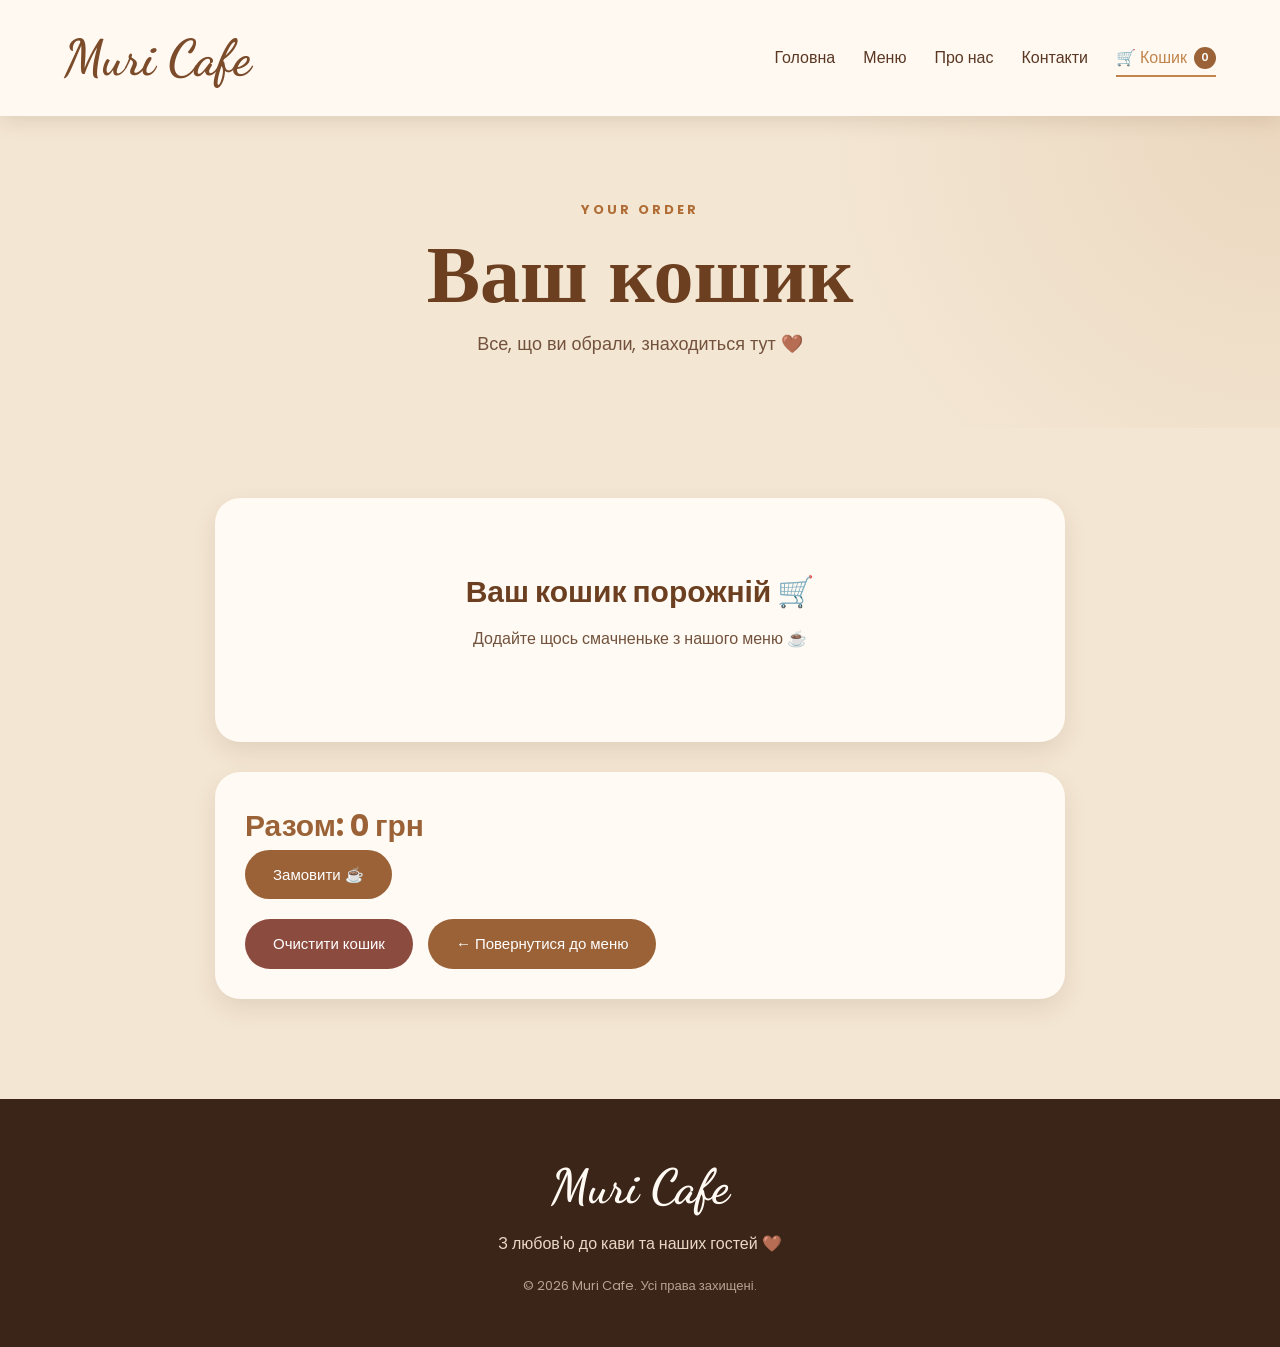
<file: cart.html>
<!DOCTYPE html>
<html lang="uk">

<head>

    <meta charset="UTF-8">
    <meta name="viewport" content="width=device-width, initial-scale=1.0">

    <title>Muri Cafe — Кошик</title>

    <link rel="preconnect" href="https://fonts.googleapis.com">
    <link rel="preconnect" href="https://fonts.gstatic.com" crossorigin>

    <link href="https://fonts.googleapis.com/css2?family=Dancing+Script:wght@600;700&family=Poppins:wght@300;400;500;600;700&display=swap" rel="stylesheet">

    <link rel="stylesheet" href="style.css">

</head>

<body>

<header>

    <div class="container">

        <a href="index.html" class="logo">
            Muri Cafe
        </a>

        <button class="menu-toggle" id="menu-toggle" type="button">
            ☰
        </button>

        <nav>

            <ul id="nav-menu">

                <li>
                    <a href="index.html">
                        Головна
                    </a>
                </li>

                <li>
                    <a href="menu.html">
                        Меню
                    </a>
                </li>

                <li>
                    <a href="about.html">
                        Про нас
                    </a>
                </li>

                <li>
                    <a href="contacts.html">
                        Контакти
                    </a>
                </li>

                <li>
                    <a href="cart.html" class="active cart-link">
                        🛒 Кошик
                        <span id="cart-count">0</span>
                    </a>
                </li>

            </ul>

        </nav>

    </div>

</header>


<main>

    <section class="page-header">

        <div class="container">

            <span>
                YOUR ORDER
            </span>

            <h1>
                Ваш кошик
            </h1>

            <p>
                Все, що ви обрали, знаходиться тут 🤎
            </p>

        </div>

    </section>


    <section class="cart-section">

        <div class="container">

            <div class="cart">

                <div id="cart-items">
                </div>


                <div class="cart-summary">

                    <h2 id="total">
                        Разом: 0 грн
                    </h2>
                    
                    <button class="order-btn" onclick="placeOrder()">
    Замовити ☕
</button>

                    <div class="cart-buttons">

                        <button
                            onclick="clearCart()"
                            class="btn-danger"
                        >
                            Очистити кошик
                        </button>

                        <a
                            href="menu.html"
                            class="btn"
                        >
                            ← Повернутися до меню
                        </a>

                    </div>

                </div>

            </div>

        </div>

    </section>

</main>


<footer>

    <div class="container">

        <h2>
            Muri Cafe
        </h2>

        <p>
            З любов'ю до кави та наших гостей 🤎
        </p>

        <p class="copyright">
            © 2026 Muri Cafe. Усі права захищені.
        </p>

    </div>

</footer>


<script src="script.js"></script>

</body>
</html>
</file>
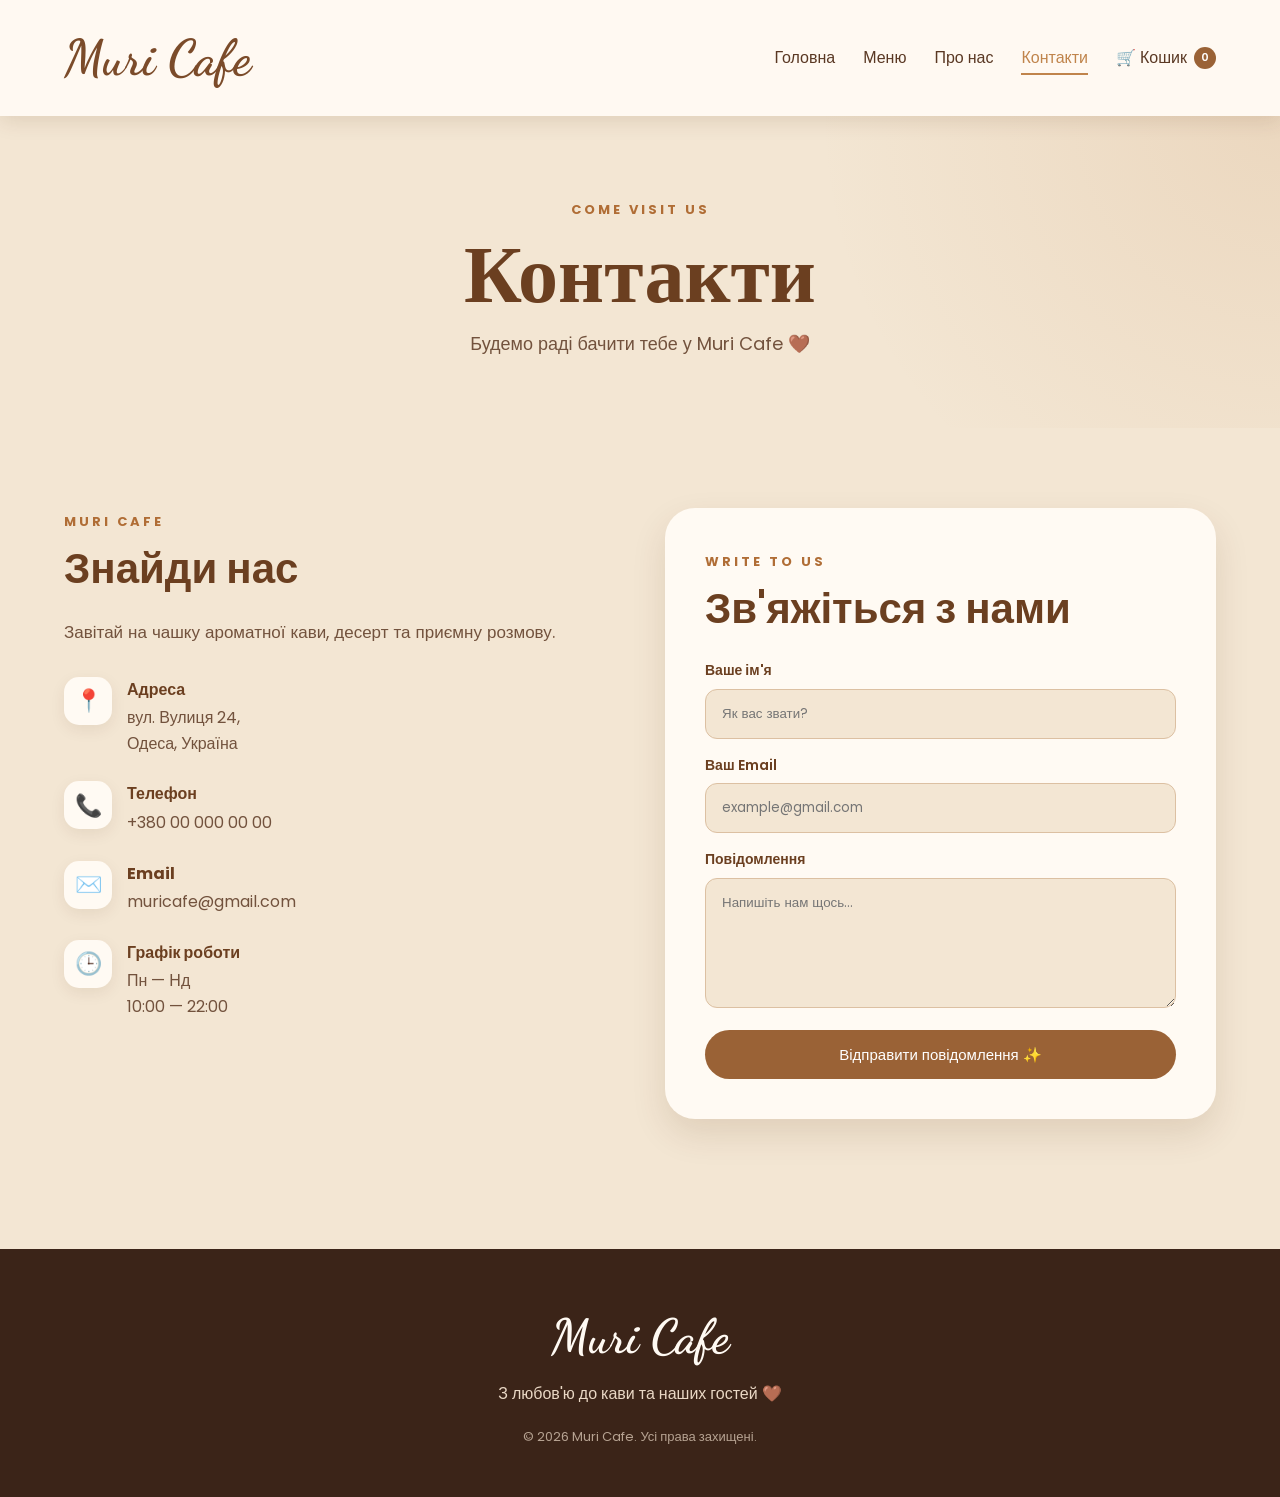
<file: contscts.html>
<!DOCTYPE html>
<html lang="uk">

<head>

    <meta charset="UTF-8">
    <meta name="viewport" content="width=device-width, initial-scale=1.0">

    <title>Muri Cafe — Контакти</title>

    <link rel="preconnect" href="https://fonts.googleapis.com">
    <link rel="preconnect" href="https://fonts.gstatic.com" crossorigin>

    <link href="https://fonts.googleapis.com/css2?family=Dancing+Script:wght@600;700&family=Poppins:wght@300;400;500;600;700&display=swap" rel="stylesheet">

    <link rel="stylesheet" href="style.css">

</head>

<body>

<header>

    <div class="container">

        <a href="index.html" class="logo">
            Muri Cafe
        </a>

        <button class="menu-toggle" id="menu-toggle" type="button">
            ☰
        </button>

        <nav>

            <ul id="nav-menu">

                <li>
                    <a href="index.html">
                        Головна
                    </a>
                </li>

                <li>
                    <a href="menu.html">
                        Меню
                    </a>
                </li>

                <li>
                    <a href="about.html">
                        Про нас
                    </a>
                </li>

                <li>
                    <a href="contacts.html" class="active">
                        Контакти
                    </a>
                </li>

                <li>
                    <a href="cart.html" class="cart-link">
                        🛒 Кошик
                        <span id="cart-count">0</span>
                    </a>
                </li>

            </ul>

        </nav>

    </div>

</header>


<main>

    <section class="page-header">

        <div class="container">

            <span>
                COME VISIT US
            </span>

            <h1>
                Контакти
            </h1>

            <p>
                Будемо раді бачити тебе у Muri Cafe 🤎
            </p>

        </div>

    </section>


    <section class="contacts-section">

        <div class="container">

            <div class="contacts-grid">


                <div class="contact-info">

                    <span class="small-title">
                        MURI CAFE
                    </span>

                    <h2>
                        Знайди нас
                    </h2>

                    <p>
                        Завітай на чашку ароматної кави,
                        десерт та приємну розмову.
                    </p>


                    <div class="contact-item">

                        <div class="contact-icon">
                            📍
                        </div>

                        <div>

                            <strong>
                                Адреса
                            </strong>

                            <p>
                                вул. Вулиця 24,<br>
                                Одеса, Україна
                            </p>

                        </div>

                    </div>


                    <div class="contact-item">

                        <div class="contact-icon">
                            📞
                        </div>

                        <div>

                            <strong>
                                Телефон
                            </strong>

                            <p>
                                +380 00 000 00 00
                            </p>

                        </div>

                    </div>


                    <div class="contact-item">

                        <div class="contact-icon">
                            ✉️
                        </div>

                        <div>

                            <strong>
                                Email
                            </strong>

                            <p>
                                muricafe@gmail.com
                            </p>

                        </div>

                    </div>


                    <div class="contact-item">

                        <div class="contact-icon">
                            🕒
                        </div>

                        <div>

                            <strong>
                                Графік роботи
                            </strong>

                            <p>
                                Пн — Нд<br>
                                10:00 — 22:00
                            </p>

                        </div>

                    </div>

                </div>


                <div class="contact-form-box">

                    <span class="small-title">
                        WRITE TO US
                    </span>

                    <h2>
                        Зв'яжіться з нами
                    </h2>

                    <form id="contact-form">

                        <label for="name">
                            Ваше ім'я
                        </label>

                        <input
                            id="name"
                            type="text"
                            placeholder="Як вас звати?"
                            required
                        >


                        <label for="email">
                            Ваш Email
                        </label>

                        <input
                            id="email"
                            type="email"
                            placeholder="example@gmail.com"
                            required
                        >


                        <label for="message">
                            Повідомлення
                        </label>

                        <textarea
                            id="message"
                            placeholder="Напишіть нам щось..."
                            required
                        ></textarea>


                        <button type="submit">
                            Відправити повідомлення ✨
                        </button>

                    </form>

                </div>


            </div>

        </div>

    </section>

</main>


<footer>

    <div class="container">

        <h2>
            Muri Cafe
        </h2>

        <p>
            З любов'ю до кави та наших гостей 🤎
        </p>

        <p class="copyright">
            © 2026 Muri Cafe. Усі права захищені.
        </p>

    </div>

</footer>


<script src="script.js"></script>

</body>
</html>
</file>
<file: style.css>
* {
    margin: 0;
    padding: 0;
    box-sizing: border-box;
}


html {
    scroll-behavior: smooth;
}


body {
    font-family: 'Poppins', sans-serif;
    background: #f3e6d3;
    color: #3b2418;
    line-height: 1.6;
}


img {
    max-width: 100%;
}


button,
input,
textarea {
    font-family: inherit;
}



.container {
    width: 90%;
    max-width: 1200px;
    margin: 0 auto;
}



header {
    background: rgba(255, 250, 243, 0.96);
    padding: 18px 0;
    box-shadow: 0 5px 20px rgba(80, 40, 10, 0.12);

    position: sticky;
    top: 0;
    z-index: 1000;

    backdrop-filter: blur(10px);
}


header .container {
    display: flex;
    justify-content: space-between;
    align-items: center;
}


.logo {
    font-family: 'Dancing Script', cursive;
    font-size: 50px;
    font-weight: 700;
    color: #7b4b2a;
    text-decoration: none;
    transition: .3s;
}


.logo:hover {
    transform: scale(1.04);
}


nav ul {
    display: flex;
    align-items: center;
    gap: 28px;
    list-style: none;
}


nav a {
    position: relative;

    color: #5a3824;
    text-decoration: none;

    font-size: 16px;
    font-weight: 500;

    transition: .3s;
}


nav a::after {
    content: "";

    position: absolute;

    left: 0;
    bottom: -6px;

    width: 0;
    height: 2px;

    background: #c0844c;

    transition: .3s;
}


nav a:hover,
nav a.active {
    color: #c0844c;
}


nav a:hover::after,
nav a.active::after {
    width: 100%;
}


.cart-link {
    display: flex;
    align-items: center;
    gap: 7px;
}


#cart-count {
    display: inline-flex;

    align-items: center;
    justify-content: center;

    min-width: 22px;
    height: 22px;

    padding: 2px 6px;

    background: #9a6236;
    color: white;

    border-radius: 50%;

    font-size: 11px;
    font-weight: 600;
}


.menu-toggle {
    display: none;

    background: #9a6236;
    color: white;

    border: none;
    border-radius: 10px;

    padding: 8px 12px;

    font-size: 22px;

    cursor: pointer;
}


.menu-toggle:hover {
    background: #6b3f20;
}



.btn,
button {
    display: inline-block;

    background: #9a6236;
    color: white;

    border: none;

    padding: 13px 28px;

    border-radius: 30px;

    text-decoration: none;

    cursor: pointer;

    font-size: 15px;
    font-weight: 500;

    transition: .3s;
}


.btn:hover,
button:hover {
    background: #6b3f20;

    transform: translateY(-3px);

    box-shadow:
        0 8px 20px rgba(107, 63, 32, .2);
}


.btn-light {
    background: rgba(255, 250, 243, .8);
    color: #6b3f20;

    border: 1px solid #9a6236;
}


.btn-light:hover {
    background: #fffaf3;
    color: #6b3f20;
}


.btn-danger {
    background: #8c4b3f;
}


.btn-danger:hover {
    background: #71362d;
}



.page-header {
    padding: 80px 0 70px;

    text-align: center;

    background:
        radial-gradient(
            circle at top right,
            rgba(192, 132, 76, .15),
            transparent 35%
        );
}


.page-header span {
    color: #b06d35;

    font-size: 13px;

    font-weight: 700;

    letter-spacing: 3px;
}


.page-header h1 {
    font-family: 'Dancing Script', cursive;

    color: #6b3f20;

    font-size: clamp(55px, 8vw, 80px);

    line-height: 1.1;

    margin: 10px 0;
}


.page-header p {
    color: #72523d;

    font-size: 18px;
}


section {
    padding: 70px 0;
}


.section-heading {
    text-align: center;

    max-width: 700px;

    margin: 0 auto 50px;
}


.section-heading span,
.small-title {
    color: #b06d35;

    font-size: 13px;

    font-weight: 700;

    letter-spacing: 3px;
}


.section-heading h2 {
    color: #6b3f20;

    font-size: 42px;

    margin: 8px 0;
}


.section-heading p {
    color: #72523d;

    font-size: 17px;
}



.cards,
.menu-container,
.features {
    display: grid;

    grid-template-columns:
        repeat(auto-fit, minmax(250px, 1fr));

    gap: 30px;
}


.card,
.feature {
    background: #fffaf3;

    padding: 22px;

    border-radius: 25px;

    box-shadow:
        0 10px 30px rgba(80, 40, 10, .10);

    transition: .35s;

    overflow: hidden;
}


.card:hover,
.feature:hover {
    transform: translateY(-8px);

    box-shadow:
        0 18px 40px rgba(80, 40, 10, .16);
}


.photo {
    width: 100%;
    height: 220px;

    overflow: hidden;

    border-radius: 18px;

    margin-bottom: 20px;

    background: #dcc0a2;
}


.photo img {
    width: 100%;
    height: 100%;

    object-fit: cover;

    display: block;

    transition: .5s;
}


.card:hover .photo img {
    transform: scale(1.07);
}


.card h3,
.feature h3 {
    color: #7b4b2a;

    font-size: 22px;

    margin-bottom: 10px;
}


.card p,
.feature p {
    color: #72523d;

    font-size: 15px;

    margin-bottom: 15px;
}


.price {
    color: #b06d35;

    font-size: 22px;

    font-weight: 700;

    margin: 15px 0;
}



.feature {
    text-align: center;

    padding: 35px 25px;
}


.feature-icon {
    font-size: 42px;

    margin-bottom: 15px;
}



.card button {
    width: 100%;
}


.about-page {
    padding: 90px 0;
}


.about-content {
    display: grid;

    grid-template-columns:
        1.5fr 1fr;

    gap: 60px;

    align-items: center;
}


.about-text h2,
.contact-info h2,
.contact-form-box h2 {
    color: #6b3f20;

    font-size: 42px;

    line-height: 1.2;

    margin: 10px 0 25px;
}


.about-text p {
    color: #72523d;

    font-size: 17px;

    margin-bottom: 20px;
}


.about-quote {
    background: #fffaf3;

    padding: 45px 35px;

    border-radius: 30px;

    text-align: center;

    box-shadow:
        0 15px 35px rgba(80, 40, 10, .12);
}


.quote-icon {
    font-size: 50px;

    margin-bottom: 20px;
}


.about-quote p {
    font-family: 'Dancing Script', cursive;

    font-size: 32px;

    color: #7b4b2a;
}


.values {
    padding-bottom: 100px;
}


.contacts-section {
    padding: 80px 0 100px;
}


.contacts-grid {
    display: grid;

    grid-template-columns:
        1fr 1fr;

    gap: 50px;

    align-items: start;
}


.contact-info > p {
    color: #72523d;

    font-size: 17px;

    margin-bottom: 30px;
}


.contact-item {
    display: flex;

    align-items: flex-start;

    gap: 15px;

    margin: 25px 0;
}


.contact-icon {
    width: 48px;
    height: 48px;

    display: flex;

    align-items: center;
    justify-content: center;

    flex-shrink: 0;

    background: #fffaf3;

    border-radius: 15px;

    font-size: 22px;

    box-shadow:
        0 5px 15px rgba(80, 40, 10, .08);
}


.contact-item strong {
    color: #6b3f20;
}


.contact-item p {
    color: #72523d;

    margin-top: 3px;
}


.contact-form-box {
    background: #fffaf3;

    padding: 40px;

    border-radius: 30px;

    box-shadow:
        0 15px 35px rgba(80, 40, 10, .12);
}


.contact-form-box form {
    margin-top: 25px;
}


.contact-form-box label {
    display: block;

    color: #6b3f20;

    font-size: 14px;

    font-weight: 600;

    margin-top: 15px;
}


input,
textarea {
    width: 100%;

    background: #f3e6d3;

    color: #3b2418;

    border: 1px solid #dcc0a2;

    padding: 14px 16px;

    border-radius: 12px;

    outline: none;

    margin-top: 7px;

    transition: .3s;
}


input:focus,
textarea:focus {
    border-color: #9a6236;

    box-shadow:
        0 0 0 3px rgba(154, 98, 54, .12);
}


textarea {
    min-height: 130px;

    resize: vertical;
}


.contact-form-box button {
    width: 100%;

    margin-top: 15px;
}


.cart-section {
    min-height: 500px;
}


.cart {
    max-width: 850px;

    margin: auto;
}


.cart-item {
    background: #fffaf3;

    padding: 20px 25px;

    margin-bottom: 15px;

    border-radius: 18px;

    display: flex;

    justify-content: space-between;

    align-items: center;

    gap: 20px;

    box-shadow:
        0 7px 20px rgba(80, 40, 10, .08);

    animation: cartAppear .35s ease;
}


.cart-item strong {
    color: #6b3f20;

    font-size: 17px;
}


.cart-item button {
    padding: 9px 18px;

    font-size: 13px;
}


.cart-summary {
    margin-top: 30px;

    background: #fffaf3;

    padding: 30px;

    border-radius: 25px;

    box-shadow:
        0 10px 25px rgba(80, 40, 10, .10);
}


#total {
    color: #9a6236;

    font-size: 30px;
}


.cart-buttons {
    display: flex;

    flex-wrap: wrap;

    gap: 15px;

    margin-top: 20px;
}


.empty-cart {
    background: #fffaf3;

    padding: 70px 30px;

    border-radius: 25px;

    text-align: center;

    box-shadow:
        0 10px 25px rgba(80, 40, 10, .10);
}


.empty-cart h3 {
    color: #6b3f20;

    font-size: 30px;

    margin-bottom: 10px;
}


.empty-cart p {
    color: #72523d;

    margin-bottom: 20px;
}



.message {
    position: fixed;

    right: 25px;
    bottom: 25px;

    background: #3b2418;

    color: white;

    padding: 15px 25px;

    border-radius: 15px;

    box-shadow:
        0 10px 30px rgba(0, 0, 0, .2);

    opacity: 0;

    transform: translateY(20px);

    transition: .3s;

    z-index: 9999;
}


.message.show {
    opacity: 1;

    transform: translateY(0);
}



footer {
    background: #3b2418;

    color: #fffaf3;

    padding: 50px 0;

    text-align: center;

    margin-top: 30px;
}


footer h2 {
    font-family: 'Dancing Script', cursive;

    font-size: 48px;

    margin-bottom: 5px;
}


footer p {
    color: #ead8c5;
}


footer .copyright {
    margin-top: 20px;

    font-size: 13px;

    opacity: .7;
}




@keyframes cartAppear {

    from {
        opacity: 0;
        transform: translateY(10px);
    }

    to {
        opacity: 1;
        transform: translateY(0);
    }

}




@media (max-width: 900px) {

    .about-content,
    .contacts-grid {
        grid-template-columns: 1fr;
    }

}


@media (max-width: 768px) {

    header .container {
        flex-wrap: wrap;
    }


    .logo {
        font-size: 42px;
    }


    .menu-toggle {
        display: block;
    }


    nav {
        width: 100%;
    }


    nav ul {
        display: none;

        flex-direction: column;

        gap: 15px;

        padding-top: 20px;
    }


    nav ul.open {
        display: flex;
    }


    nav a::after {
        display: none;
    }


    section {
        padding: 50px 0;
    }


    .page-header {
        padding: 55px 0;
    }


    .page-header h1 {
        font-size: 55px;
    }


    .section-heading h2 {
        font-size: 35px;
    }


    .about-text h2,
    .contact-info h2,
    .contact-form-box h2 {
        font-size: 35px;
    }


    .contact-form-box {
        padding: 25px;
    }


    .cart-item {
        flex-direction: column;

        align-items: stretch;

        text-align: center;
    }


    .cart-buttons {
        flex-direction: column;
    }


    .cart-buttons .btn,
    .cart-buttons button {
        width: 100%;

        text-align: center;
    }


    .message {
        left: 20px;
        right: 20px;

        bottom: 20px;

        text-align: center;
    }

}
</file>
